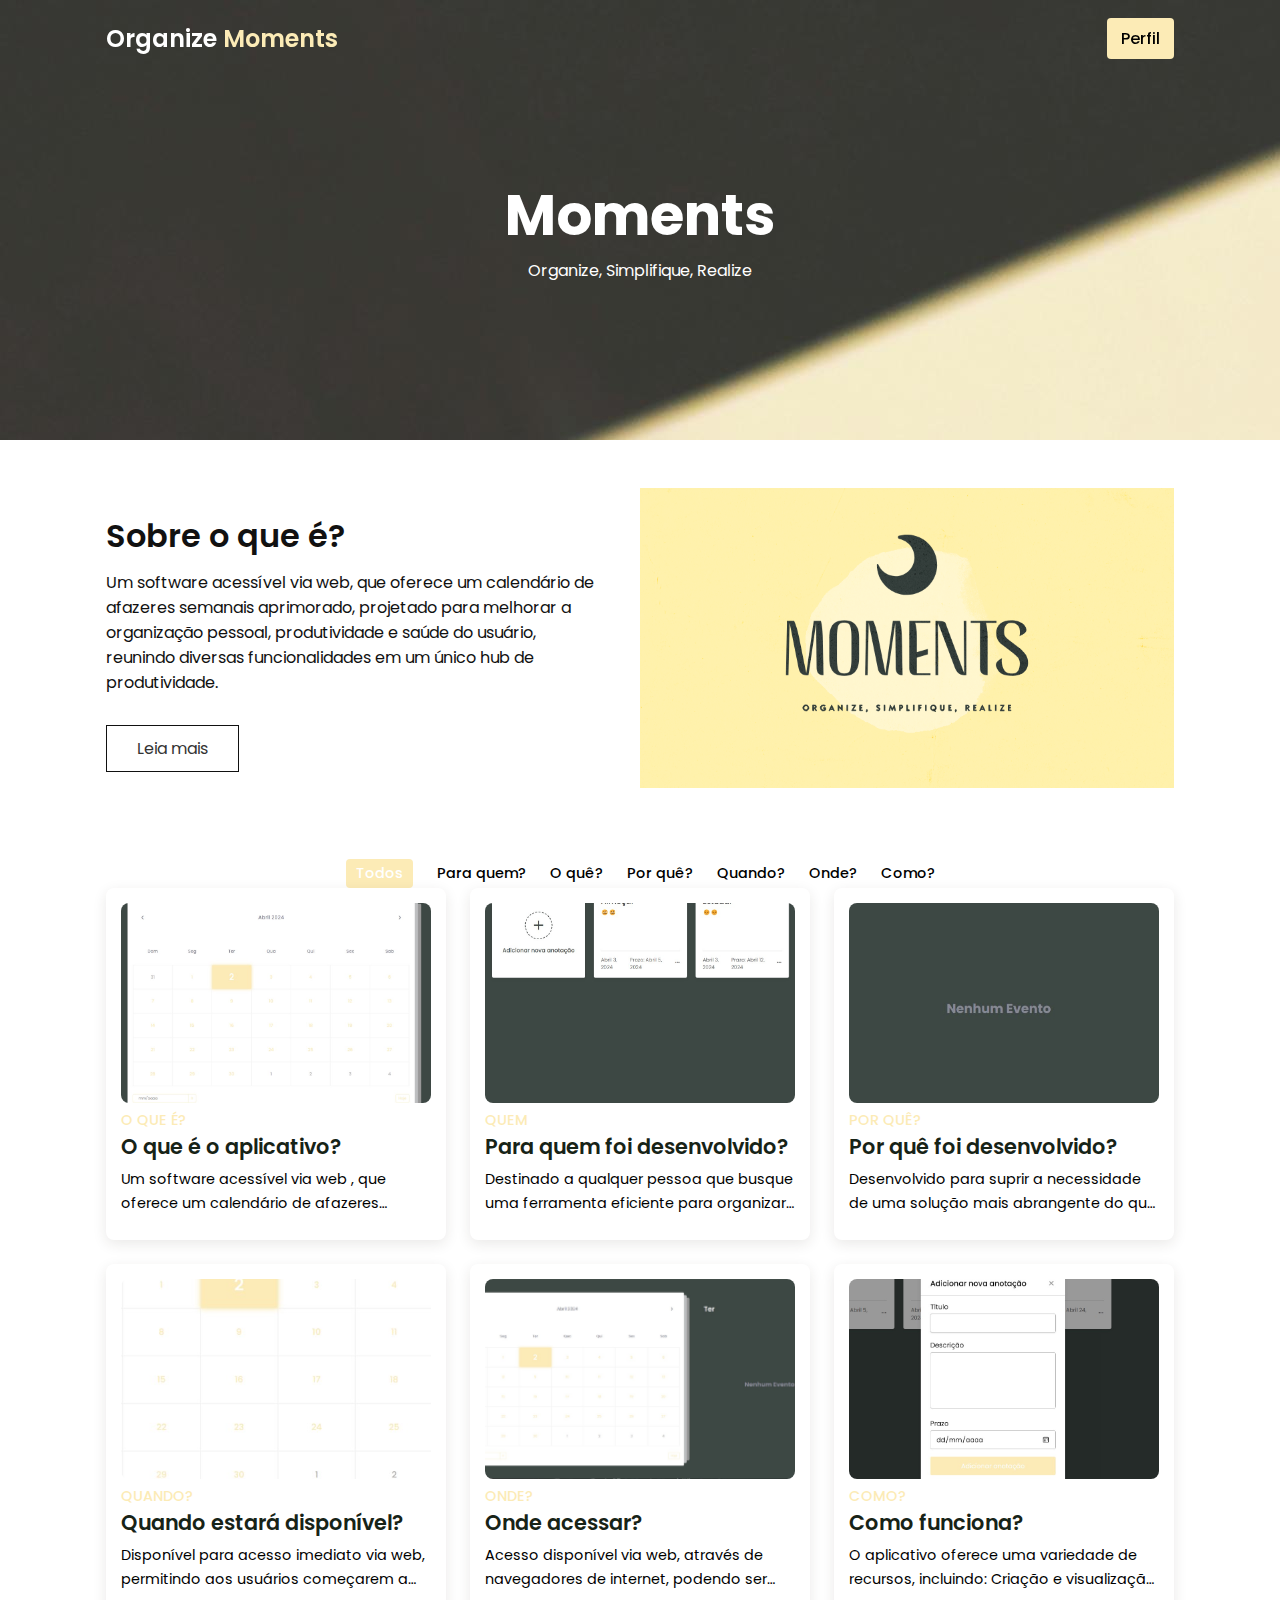
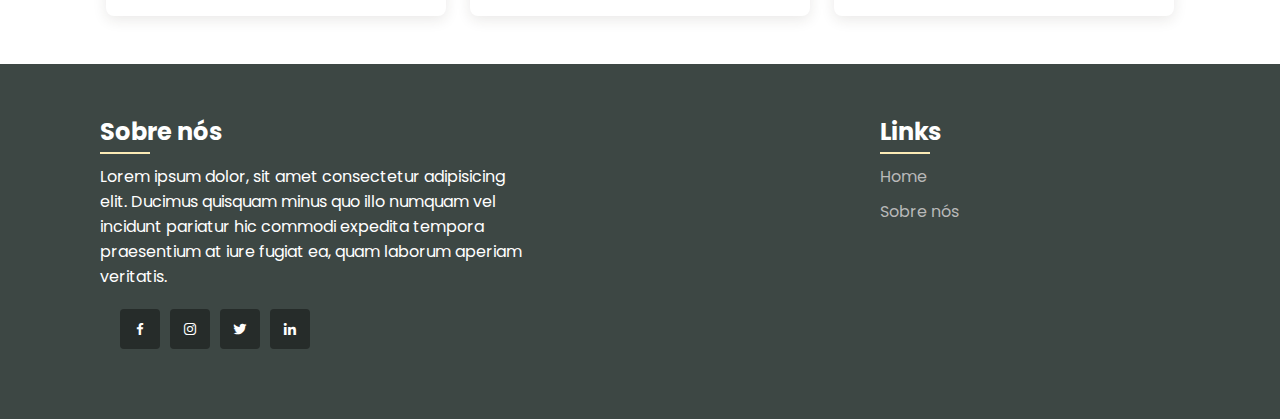
<file: index.html>
<!DOCTYPE html>
<html lang="en">
<head>
    <meta charset="UTF-8">
    <meta http-equiv="X-UA-Compatible" content="IE=edge">
    <meta name="viewport" content="width=device-width, initial-scale=1.0">
    <title>Home - Moments</title>
    <link href='https://unpkg.com/boxicons@2.1.4/css/boxicons.min.css' rel='stylesheet'>
    <link rel="stylesheet" href="home.css">
</head>
<body>
    <header>
        <div class="nav container">
            <a href="#" class="logo">Organize <span> Moments</span></a>
            <a class="login" href="/login.html">Perfil</a>
        </div>  
    </header>

    <section class="home" id="home">
        <div class="home-text container">
            <h2 class="home-title">Moments</h2>
            <span class="home-subtitle">Organize, Simplifique, Realize</span>
        </div>
    </section>

    <section class="about container" id="about">
        <div class="contentBx">
            <h2 class="titleText">Sobre o que é?</h2>
            <p class="title-text">
                Um software acessível via web, que oferece um calendário de afazeres semanais aprimorado, projetado para melhorar a organização pessoal, produtividade e saúde do usuário, reunindo diversas funcionalidades em um único hub de produtividade.
            </p>
            <a href="#" class="btn2">Leia mais</a>
        </div>
        <div class="imgBx">
            <img src="/images/Artboard_2.png" alt="" class="fitBg">
        </div>
    </section>

    <div class="post-filter container">
        <span class="filter-item active-filter" data-filter="all">Todos</span>
        <span class="filter-item" data-filter="quem">Para quem?</span>
        <span class="filter-item" data-filter="oque">O quê?</span>
        <span class="filter-item" data-filter="porque">Por quê?</span>
        <span class="filter-item" data-filter="quando">Quando?</span>
        <span class="filter-item" data-filter="onde">Onde?</span>
        <span class="filter-item" data-filter="como">Como?</span>
    </div>
    
    <div class="post container">
        <div class="post-box oque">
            <img src="images/oque.jpg" alt="" class="post-img">
            <h2 class="category">O que é?</h2>
            <a href="#" class="post-title">O que é o aplicativo?</a>
            <p class="post-description">Um software acessível via web , que oferece um calendário de afazeres semanais aprimorado, projetado para melhorar a organização pessoal, produtividade e saúde do usuário, reunindo diversas funcionalidades em um único hub de produtividade. 
            </p>
        </div>
        <div class="post-box quem">
            <img src="images/quem.jpg" alt="" class="post-img">
            <h2 class="category">quem</h2>
            <a href="#" class="post-title">Para quem foi desenvolvido?</a>
            <p class="post-description">Destinado a qualquer pessoa que busque uma ferramenta eficiente para organizar suas tarefas semanais, priorizar seu bem-estar e otimizar seu tempo de forma saudável, sem a necessidade de baixar vários aplicativos para diferentes funções.  
            </p>
        </div>
        <div class="post-box porque">
            <img src="images/porque.jpg" alt="" class="post-img">
            <h2 class="category">Por quê?</h2>
            <a href="#" class="post-title">Por quê foi desenvolvido?</a>
            <p class="post-description">Desenvolvido para suprir a necessidade de uma solução mais abrangente do que os calendários de afazeres convencionais oferecem, integrando recursos adicionais para promover não apenas a produtividade, mas também o equilíbrio entre trabalho e saúde, tudo em um único aplicativo acessível em qualquer dispositivo. 
            </p>
        </div>
        <div class="post-box quando">
            <img src="images/quando.jpg" alt="" class="post-img">
            <h2 class="category">Quando?</h2>
            <a href="#" class="post-title">Quando estará disponível?</a>
            <p class="post-description">Disponível para acesso imediato via web, permitindo aos usuários começarem a organizar suas tarefas semanais e melhorarem sua produtividade desde o momento em que acessarem o aplicativo. 
            </p>
        </div>
        <div class="post-box onde">
            <img src="images/onde.jpg" alt="" class="post-img">
            <h2 class="category">Onde?</h2>
            <a href="#" class="post-title">Onde acessar?</a>
            <p class="post-description">Acesso disponível via web, através de navegadores de internet, podendo ser acessado a partir de smartphones e tablets, sem a necessidade de download em lojas de aplicativos.</p>
        </div>
        <div class="post-box como">
            <img src="images/como.jpg" alt="" class="post-img">
            <h2 class="category">Como?</h2>
            <a href="#" class="post-title">Como funciona?</a>
            <p class="post-description">O aplicativo oferece uma variedade de recursos, incluindo: 
                
                Criação e visualização de um calendário semanal detalhado, permitindo aos usuários agendar suas tarefas e compromissos de forma clara e organizada, incluindo também espaço para atividades de autocuidado e lazer. 
                
                Capacidade de adicionar notas personalizadas a cada tarefa, oferecendo espaço para detalhes adicionais, instruções ou lembretes, incluindo dicas de saúde e bem-estar. </p>
        </div>
        
    </div>

    <footer>
        <div class="footer-container">
            <div class="sec aboutus">
                <h2>Sobre nós</h2>
                <p>Lorem ipsum dolor, sit amet consectetur adipisicing elit. Ducimus quisquam minus quo illo numquam vel incidunt pariatur hic commodi expedita tempora praesentium at iure fugiat ea, quam laborum aperiam veritatis.</p>
                <ul class="sci">
                    <li><a href="#"><i class="bx bxl-facebook"></i></a></li>
                    <li><a href="#"><i class="bx bxl-instagram"></i></a></li>
                    <li><a href="#"><i class="bx bxl-twitter"></i></a></li>
                    <li><a href="#"><i class="bx bxl-linkedin"></i></a></li>
                </ul>
            </div>
            <div class="sec quicklinks">
                <h2>Links</h2>
                <ul>
                    <li><a href="#">Home</a></li>
                    <li><a href="https://trello.com/b/p4j0c2lh/aplicativo">Sobre nós</a></li>
                </ul>
        </div>
    </footer>

    <script src="https://cdnjs.cloudflare.com/ajax/libs/jquery/3.6.1/jquery.min.js" integrity="sha512-aVKKRRi/Q/YV+4mjoKBsE4x3H+BkegoM/em46NNlCqNTmUYADjBbeNefNxYV7giUp0VxICtqdrbqU7iVaeZNXA==" crossorigin="anonymous" referrerpolicy="no-referrer"></script>
    <script src="/HOME/home.js"></script>
</body>
</html>
</file>
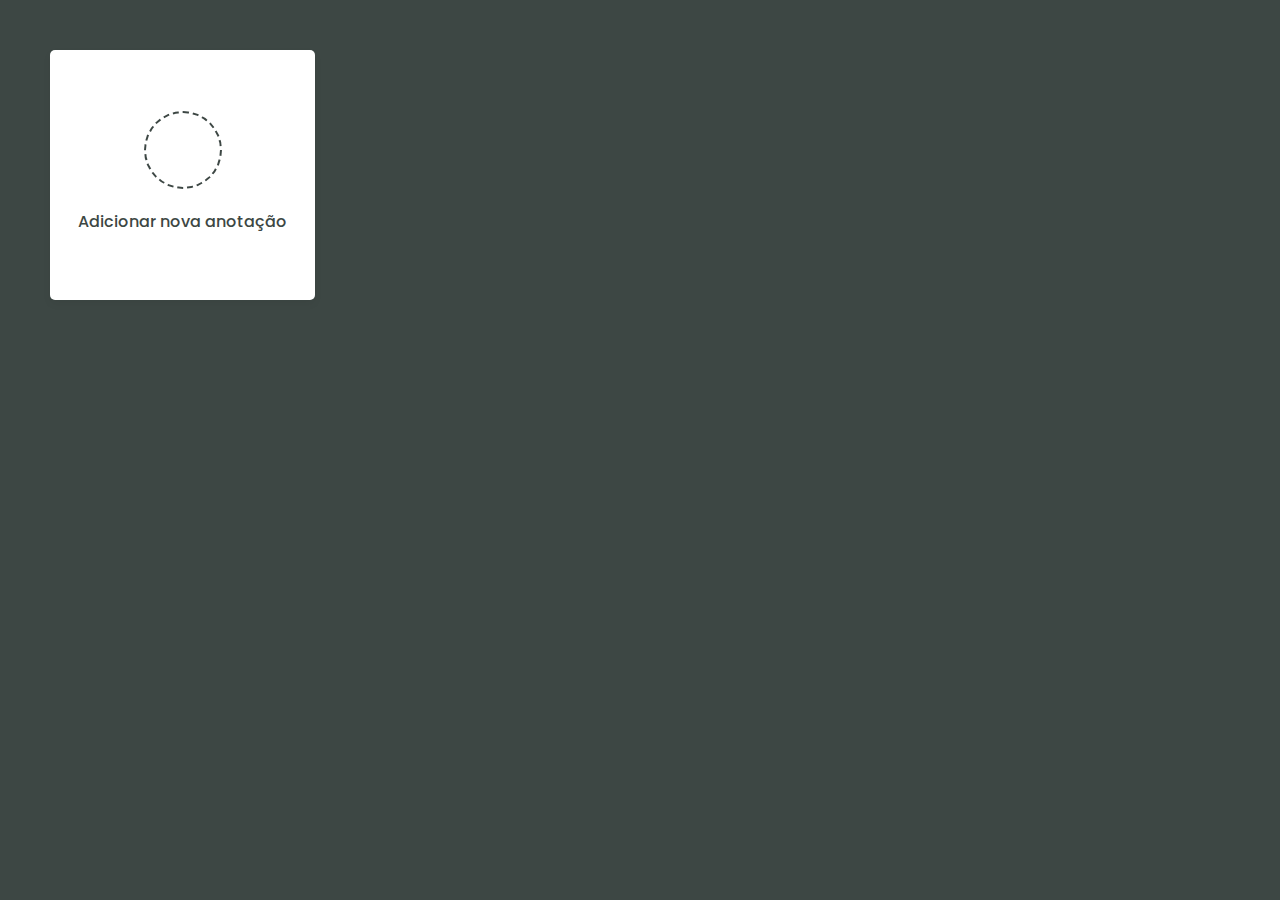
<file: notes.html>
<!DOCTYPE html>
<html lang="pt-BR" dir="ltr">
<head>
  <meta charset="utf-8">  
  <title>Anotações - Moments</title>
  <link rel="stylesheet" href="notes.css">
  <meta name="viewport" content="width=device-width, initial-scale=1.0">
  <link rel="stylesheet" href="https://unicons.iconscout.com/release/v4.0.0/css/line.css">
</head>
<body>
  <div class="popup-box">
    <div class="popup">
      <div class="content">
        <header>
          <p></p>
          <i class="uil uil-times"></i>
        </header>
        <form action="#">
          <div class="row title">
            <label>Título</label>
            <input type="text" spellcheck="false">
          </div>
          <div class="row description">
            <label>Descrição</label>
            <textarea spellcheck="false"></textarea>
          </div>
          <div class="row deadline">
            <label>Prazo</label>
            <input type="date">
          </div>
          <button></button>
        </form>
      </div>
    </div>
  </div>
  <div class="wrapper">
    <li class="add-box">
      <div class="icon"><i class="uil uil-plus"></i></div>
      <p>Adicionar nova anotação</p>
    </li>
  </div>

  <script src="notes.js"></script>

</body>
</html>
</file>
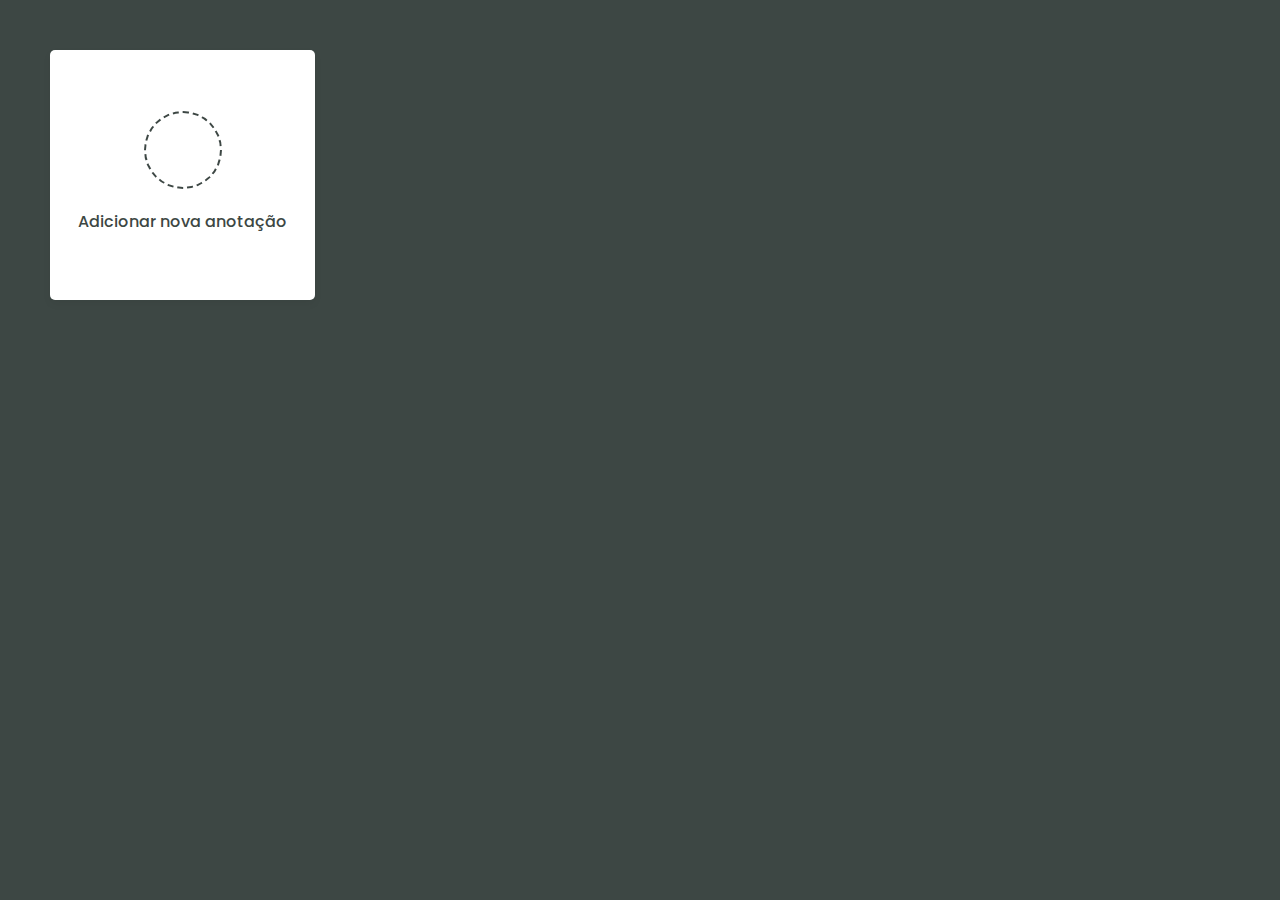
<file: NOTES/notes.html>
<!DOCTYPE html>
<html lang="pt-BR" dir="ltr">
<head>
  <meta charset="utf-8">  
  <title>Anotações - Moments</title>
  <link rel="stylesheet" href="/NOTES/notes.css">
  <meta name="viewport" content="width=device-width, initial-scale=1.0">
  <link rel="stylesheet" href="https://unicons.iconscout.com/release/v4.0.0/css/line.css">
</head>
<body>
  <div class="popup-box">
    <div class="popup">
      <div class="content">
        <header>
          <p></p>
          <i class="uil uil-times"></i>
        </header>
        <form action="#">
          <div class="row title">
            <label>Título</label>
            <input type="text" spellcheck="false">
          </div>
          <div class="row description">
            <label>Descrição</label>
            <textarea spellcheck="false"></textarea>
          </div>
          <div class="row deadline">
            <label>Prazo</label>
            <input type="date">
          </div>
          <button></button>
        </form>
      </div>
    </div>
  </div>
  <div class="wrapper">
    <li class="add-box">
      <div class="icon"><i class="uil uil-plus"></i></div>
      <p>Adicionar nova anotação</p>
    </li>
  </div>

  <script src="/NOTES/notes.js"></script>

</body>
</html>
</file>
<file: home.css>
@import url('https://fonts.googleapis.com/css2?family=Poppins:ital,wght@0,600;0,700;1,400&display=swap');
*{
    font-family: 'Poppins', sans-serif;
    margin: 0;
    padding: 0;
    scroll-behavior: smooth;
    scroll-padding-top: 2rem;
    box-sizing: border-box;
}

:root{
    --container-color: #1a1e21;
    --second-color: #FCEBB6;
    --text-color: #172317;
    --bg-color: #fff;
}

::selection{
    color: var(--bg-color);
    background: var(--second-color);
}

a{
    text-decoration: none;
}

li{
    list-style: none;
}

img{
    width: 100%;
}

section{
    padding: 3rem 0 2rem;
}

.container{
    max-width: 1068px;
    margin: auto;
    width: 100%;
}

a{
    color: #fff;
}

header{
    position: fixed;
    top: 0;
    left: 0;
    width: 100%;
    z-index: 200;
}

header.shadow{
    background: var(--bg-color);
    box-shadow: 0 1px 4px hsl(0 4% 14% / 10%);
    transition: .5s;
}

header.shadow .logo{
    color: var(--text-color);
}

.nav{
    display: flex;
    align-items: center;
    justify-content: space-between;
    padding: 18px 0;
}

.logo{
    font-size: 1.5rem;
    font-weight: 600;
    color: var(--bg-color);
}

.logo span{
    color: var(--second-color);
}

.login{
    padding: 8px 14px;
    font-weight: 500;
    border-radius: 4px;
    background: var(--second-color);
    color: black;
}

.login:hover{
    background: #eed074;
    transition: .5s;
}

.home{
    width: 100%;
    min-height: 440px;
    background: url("/images/pexels-breakingpic-3243.jpg");
    background-position-x: 25%;
    background-position-y: top;
    display: grid;
    justify-content: center;
    align-items: center;
}

.home-text{
    color: var(--bg-color);
    text-align: center;
}

.home-title{
    font-size: 3.5rem;
}

.home-subtitle{
    font-size: 1rem;
    font-weight: 400;
}

.about{
    position: relative;
    width: 100%;
    display: flex !important;
    justify-content: center;
    align-items: center;
}

.about .contentBx{
    max-width: 50%;
    width: 50%;
    text-align: left;
    padding-right: 40px;
}

.titleText{
    font-weight: 600;
    color: #111;
    font-size: 2rem;
    margin-bottom: 10px;
}

.title-text{
    color: #111;
    font-size: 1em;
}

.about .imgBx{
    position: relative;
    min-width: 50%;
    width: 50%;
}

.btn2{
    position: relative;
    display: inline-block;
    margin-top: 30px;
    padding: 10px 30px;
    background: #fff;
    border: .8px solid #111;
    color: #333;
    text-decoration: none;
    transition: 0.5s;
}

.btn2:hover{
    background-color: var(--second-color);
    border: none;
    color: #fff;
}

.post-filter{
    display: flex;
    justify-content: center;
    align-items: center;
    column-gap: 1.5rem;
    margin-top: 2rem !important;
}

.filter-item{
    font-size: 0.9rem;
    font-weight: 500;
    cursor: pointer;
}

.active-filter{
    background: var(--second-color);
    color: var(--bg-color);
    padding: 4px 10px;
    border-radius: 4px;
}

.post{
    display: grid;
    grid-template-columns: repeat(auto-fit, minmax(280px, auto));
    justify-content: center;
    gap: 1.5rem;
}

.post-box{
    background: var(--bg-color);
    box-shadow: 0 4px 14px hsl(35deg 25% 15% / 10%);
    padding: 15px;
    border-radius: 0.5rem;
}

.post-img{
    width: 100%;
    height: 200px;
    object-fit: cover;
    object-position: center;
    border-radius: 0.5rem;
}

.category{
    font-size: 0.9rem;
    font-weight: 500;
    text-transform: uppercase;
    color: var(--second-color);
}

.post-title{
    font-size: 1.3rem;
    font-weight: 600;
    color: var(--text-color);
    display: -webkit-box;
    -webkit-line-clamp: 2;
    -webkit-box-orient: vertical;
    overflow: hidden;
}

.post-date{
    display: flex;
    font-size: 0.875rem;
    text-transform: uppercase;
    margin-top: 4px;
    font-weight: 400;
}

.post-description{
    font-size: 0.9rem;
    line-height: 1.5rem;
    margin: 5px 0 10px;
    display: -webkit-box;
    -webkit-line-clamp: 2;
    -webkit-box-orient: vertical;
    overflow: hidden;
}

.profile{
    display: flex;
    align-items: center;
    gap: 10px;
}

.profile-img{
    width: 35px;
    height: 35px;
    border-radius: 50%;
    object-fit: cover;
    object-position: center;
    border: 2px solid var(--second-color);
}

.profile-name{
    font-size: .8rem;
    font-weight: 500;
}

footer{
    position: relative;
    width: 100%;
    height: auto;
    padding: 50px 100px;
    margin-top: 3rem;
    background: #3d4744;
    display: flex;
    font-family: sans-serif;
    justify-content: space-between;
}

.footer-container{
    display: flex;
    justify-content: space-between;
    flex-wrap: wrap;
    flex-direction: row;
}

.footer-container .sec{
    margin-right: 30px;
}

.footer-container .sec.aboutus{
    width: 40%;
}

.footer-container h2{
    position: relative;
    color: #fff;
    margin-bottom: 15px;
}

.footer-container h2::before{
    content: '';
    position: absolute;
    bottom: -5px;
    left: 0;
    width: 50px;
    height: 2px;
    background: #FCEBB6;
}

footer p{
    color: #fff;
}

.sci{
    margin: 20px;
    display: flex;
}

.sci li{
    list-style: none;
}

.sci li a{
    display: inline-block;
    width: 40px;
    height: 40px;
    background: #262c2a;
    display: flex;
    justify-content: center;
    align-items: center;
    margin-right: 10px;
    text-decoration: none;
    border-radius: 4px;
    transition: .5s;
}

.sci li a:hover{
    background: #FCEBB6;
}

.sci i a .bx{
    color: #fff;
    font-size: 20px;
}

.quicklinks{
    position: relative;
    width: 25%;
}

.quicklinks ul li{
    list-style: none;
}

.quicklinks ul li a{
    color: #b9b9b9;
    text-decoration: none;
    margin-bottom: 10px;
    display: inline-block;
    transition: .3s;
}

.quicklinks ul li a:hover{
    color: #fff;
}

.footer-container .contactBx{
    width: calc(35% - 60px);
    margin-right: 0 !important;
}

.contactBx .info{
    position: relative;
}

.contactBx .info li{
    display: flex !important;
    margin-bottom: 16px;
}

.contactBx .info li span:nth-child(1){
    color: #fff;
    font-size: 20px;
    margin-right: 10px;
}

.contactBx .info li span{
    color: #999;
}

.contactBx .info li a{
    color: #999;
    text-decoration: none;
    transition: .5s;
}

.contactBx .info li a:hover{
    color: #fff;
}

@media (max-width: 1060px){
    .container{
        margin: 0 auto;
        width: 95%;
    }

    .home-text{
        width: 100%
    }
}

@media (max-width: 768px){
    .nav{
        padding: 10px 0;
    }

    section{
        padding: 2rem 0 !important;
    }

    .header-content{
        margin-top: 3rem !important;
    }

    .home{
        min-height: 380px;
    }

    .home-title{
        font-size: 3rem;
    }

    .header-title{
        font-size: 2rem;
    }

    .header-img{
        height: 370px;
    }

    .about{
        flex-direction: column;
    }

    .about .contentBx{
        min-width: 100%;
        width: 100%;
        text-align: center;
        padding-right: 0px;
    }

    .about .contentBx,
    .about .imgBx{
        min-width: 100%;
        width: 100%;
        padding-right: 0px;
        text-align: center;
    }

    .about .imgBx{
        min-height: 250px;
    }

    .btn2{
        margin-bottom: 30px;
    }

    .post-header{
        height: 435px;
    }

    .post-header{
        margin-top: 9rem !important;
    }
}

@media (max-width: 570px){
    .post-header{
        height: 390px;
    }

    .header-title{
        width: 100%;
    }

    .header-img{
        height: 340px;
    }
}

@media (max-width: 396px){
    .home-title{
        font-size: 2rem;
    }

    .home-subtitle{
        font-size: 0.9rem;
    }

    .home{
        min-height: 300px;
    }

    .post-box{
        padding: 10px;
    }

    .header-title{
        font-size: 1.4rem;
    }

    .header-img{
        height: 240px;
    }

    .post-header{
        height: 335px;
    }

    .header-img{
        height: 340px;
    }
}

@media (max-width: 991px){
    footer{
        padding: 40px;
        font-size: 20px;
    }

    footer .footer-container{
        flex-direction: column;
    }

    footer .footer-container .sec{
        margin-right: 0;
        margin-bottom: 40px;
    }

    footer .footer-container .sec.aboutus{
        width: 100% !important;
    }

    footer .footer-container .quicklinks{
        width: 100%;
    }
}
</file>
<file: notes.css>
@import url('https://fonts.googleapis.com/css2?family=Poppins:wght@400;500;600;700&display=swap');
* {
    margin: 0;
    padding: 0;
    box-sizing: border-box;
    font-family: 'Poppins', sans-serif;
}

body {
    background: #3d4744;
}

::selection {
    color: #fff;
    background: #FCEBB6;
}

.wrapper {
    margin: 50px;
    display: grid;
    gap: 25px;
    grid-template-columns: repeat(auto-fill, 265px);
}

.wrapper li {
    height: 250px;
    list-style: none;
    border-radius: 5px;
    padding: 15px 20px 20px;
    background: #fff;
    box-shadow: 0 4px 8px rgba(0, 0, 0, 0.05);
}

.add-box,
.icon,
.bottom-content,
.popup,
header,
.settings .menu li {
    display: flex;
    align-items: center;
    justify-content: space-between;
}

.add-box {
    cursor: pointer;
    flex-direction: column;
    justify-content: center;
}

.add-box .icon {
    height: 78px;
    width: 78px;
    color: #3d4744;
    font-size: 40px;
    border-radius: 50%;
    justify-content: center;
    border: 2px dashed #3d4744;
}

.add-box p {
    color: #3d4744;
    font-weight: 500;
    margin-top: 20px;
}

.note {
    display: flex;
    flex-direction: column;
    justify-content: space-between;
}

.note .details {
    max-height: 165px;
    overflow-y: auto;
}

.note .details::-webkit-scrollbar,
.popup textarea::-webkit-scrollbar {
    width: 0;
}

.note .details:hover::-webkit-scrollbar,
.popup textarea:hover::-webkit-scrollbar {
    width: 5px;
}

.note .details:hover::-webkit-scrollbar-track,
.popup textarea:hover::-webkit-scrollbar-track {
    background: #f1f1f1;
    border-radius: 25px;
}

.note .details:hover::-webkit-scrollbar-thumb,
.popup textarea:hover::-webkit-scrollbar-thumb {
    background: #e6e6e6;
    border-radius: 25px;
}

.note p {
    font-size: 22px;
    font-weight: 500;
}

.note span {
    display: block;
    color: #575757;
    font-size: 16px;
    margin-top: 5px;
}

.note .bottom-content {
    padding-top: 10px;
    border-top: 1px solid #ccc;
}

.bottom-content span {
    color: #6D6D6D;
    font-size: 14px;
}

.bottom-content .settings {
    position: relative;
}

.bottom-content .settings i {
    color: #6D6D6D;
    cursor: pointer;
    font-size: 15px;
}

.settings .menu {
    z-index: 1;
    bottom: 0;
    right: -5px;
    padding: 5px 0;
    background: #fff;
    position: absolute;
    border-radius: 4px;
    transform: scale(0);
    transform-origin: bottom right;
    box-shadow: 0 0 6px rgba(0, 0, 0, 0.15);
    transition: transform 0.2s ease;
}

.settings.show .menu {
    transform: scale(1);
}

.settings .menu li {
    height: 25px;
    font-size: 16px;
    margin-bottom: 2px;
    padding: 17px 15px;
    cursor: pointer;
    box-shadow: none;
    border-radius: 0;
    justify-content: flex-start;
}

.menu li:last-child {
    margin-bottom: 0;
}

.menu li:hover {
    background: #f5f5f5;
}

.menu li i {
    padding-right: 8px;
}

.popup-box {
    position: fixed;
    top: 0;
    left: 0;
    z-index: 2;
    height: 100%;
    width: 100%;
    background: rgba(0, 0, 0, 0.4);
}

.popup-box .popup {
    position: absolute;
    top: 50%;
    left: 50%;
    z-index: 3;
    width: 100%;
    max-width: 400px;
    justify-content: center;
    transform: translate(-50%, -50%) scale(0.95);
}

.popup-box,
.popup {
    opacity: 0;
    pointer-events: none;
    transition: all 0.25s ease;
}

.popup-box.show,
.popup-box.show .popup {
    opacity: 1;
    pointer-events: auto;
}

.popup-box.show .popup {
    transform: translate(-50%, -50%) scale(1);
}

.popup .content {
    border-radius: 5px;
    background: #fff;
    width: calc(100% - 15px);
    box-shadow: 0 0 15px rgba(0, 0, 0, 0.1);
}

.content header {
    padding: 15px 25px;
    border-bottom: 1px solid #ccc;
}

.content header p {
    font-size: 20px;
    font-weight: 500;
}

.content header i {
    color: #8b8989;
    cursor: pointer;
    font-size: 23px;
}

.content form {
    margin: 15px 25px 35px;
}

.content form .row {
    margin-bottom: 20px;
}

form .row label {
    font-size: 18px;
    display: block;
    margin-bottom: 6px;
}

form :where(input, textarea) {
    height: 50px;
    width: 100%;
    outline: none;
    font-size: 17px;
    padding: 0 15px;
    border-radius: 4px;
    border: 1px solid #999;
}

form :where(input, textarea):focus {
    box-shadow: 0 2px 4px rgba(0, 0, 0, 0.11);
}

form .row textarea {
    height: 150px;
    resize: none;
    padding: 8px 15px;
}

form .row.deadline label {
    font-size: 18px;
    display: block;
    margin-bottom: 6px;
}

form .row.deadline input[type="date"] {
    height: 50px;
    width: 100%;
    outline: none;
    padding: 0 15px;
    border-radius: 4px;
    border: 1px solid #999;
}

form button {
    width: 100%;
    height: 50px;
    color: #fff;
    outline: none;
    border: none;
    cursor: pointer;
    font-size: 17px;
    border-radius: 4px;
    background: #FCEBB6;
}

@media (max-width: 660px) {
    .wrapper {
        margin: 15px;
        gap: 15px;
        grid-template-columns: repeat(auto-fill, 100%);
    }

    .popup-box .popup {
        max-width: calc(100% - 15px);
    }

    .bottom-content .settings i {
        font-size: 17px;
    }
}
</file>
<file: NOTES/notes.css>
@import url('https://fonts.googleapis.com/css2?family=Poppins:wght@400;500;600;700&display=swap');
* {
    margin: 0;
    padding: 0;
    box-sizing: border-box;
    font-family: 'Poppins', sans-serif;
}

body {
    background: #3d4744;
}

::selection {
    color: #fff;
    background: #FCEBB6;
}

.wrapper {
    margin: 50px;
    display: grid;
    gap: 25px;
    grid-template-columns: repeat(auto-fill, 265px);
}

.wrapper li {
    height: 250px;
    list-style: none;
    border-radius: 5px;
    padding: 15px 20px 20px;
    background: #fff;
    box-shadow: 0 4px 8px rgba(0, 0, 0, 0.05);
}

.add-box,
.icon,
.bottom-content,
.popup,
header,
.settings .menu li {
    display: flex;
    align-items: center;
    justify-content: space-between;
}

.add-box {
    cursor: pointer;
    flex-direction: column;
    justify-content: center;
}

.add-box .icon {
    height: 78px;
    width: 78px;
    color: #3d4744;
    font-size: 40px;
    border-radius: 50%;
    justify-content: center;
    border: 2px dashed #3d4744;
}

.add-box p {
    color: #3d4744;
    font-weight: 500;
    margin-top: 20px;
}

.note {
    display: flex;
    flex-direction: column;
    justify-content: space-between;
}

.note .details {
    max-height: 165px;
    overflow-y: auto;
}

.note .details::-webkit-scrollbar,
.popup textarea::-webkit-scrollbar {
    width: 0;
}

.note .details:hover::-webkit-scrollbar,
.popup textarea:hover::-webkit-scrollbar {
    width: 5px;
}

.note .details:hover::-webkit-scrollbar-track,
.popup textarea:hover::-webkit-scrollbar-track {
    background: #f1f1f1;
    border-radius: 25px;
}

.note .details:hover::-webkit-scrollbar-thumb,
.popup textarea:hover::-webkit-scrollbar-thumb {
    background: #e6e6e6;
    border-radius: 25px;
}

.note p {
    font-size: 22px;
    font-weight: 500;
}

.note span {
    display: block;
    color: #575757;
    font-size: 16px;
    margin-top: 5px;
}

.note .bottom-content {
    padding-top: 10px;
    border-top: 1px solid #ccc;
}

.bottom-content span {
    color: #6D6D6D;
    font-size: 14px;
}

.bottom-content .settings {
    position: relative;
}

.bottom-content .settings i {
    color: #6D6D6D;
    cursor: pointer;
    font-size: 15px;
}

.settings .menu {
    z-index: 1;
    bottom: 0;
    right: -5px;
    padding: 5px 0;
    background: #fff;
    position: absolute;
    border-radius: 4px;
    transform: scale(0);
    transform-origin: bottom right;
    box-shadow: 0 0 6px rgba(0, 0, 0, 0.15);
    transition: transform 0.2s ease;
}

.settings.show .menu {
    transform: scale(1);
}

.settings .menu li {
    height: 25px;
    font-size: 16px;
    margin-bottom: 2px;
    padding: 17px 15px;
    cursor: pointer;
    box-shadow: none;
    border-radius: 0;
    justify-content: flex-start;
}

.menu li:last-child {
    margin-bottom: 0;
}

.menu li:hover {
    background: #f5f5f5;
}

.menu li i {
    padding-right: 8px;
}

.popup-box {
    position: fixed;
    top: 0;
    left: 0;
    z-index: 2;
    height: 100%;
    width: 100%;
    background: rgba(0, 0, 0, 0.4);
}

.popup-box .popup {
    position: absolute;
    top: 50%;
    left: 50%;
    z-index: 3;
    width: 100%;
    max-width: 400px;
    justify-content: center;
    transform: translate(-50%, -50%) scale(0.95);
}

.popup-box,
.popup {
    opacity: 0;
    pointer-events: none;
    transition: all 0.25s ease;
}

.popup-box.show,
.popup-box.show .popup {
    opacity: 1;
    pointer-events: auto;
}

.popup-box.show .popup {
    transform: translate(-50%, -50%) scale(1);
}

.popup .content {
    border-radius: 5px;
    background: #fff;
    width: calc(100% - 15px);
    box-shadow: 0 0 15px rgba(0, 0, 0, 0.1);
}

.content header {
    padding: 15px 25px;
    border-bottom: 1px solid #ccc;
}

.content header p {
    font-size: 20px;
    font-weight: 500;
}

.content header i {
    color: #8b8989;
    cursor: pointer;
    font-size: 23px;
}

.content form {
    margin: 15px 25px 35px;
}

.content form .row {
    margin-bottom: 20px;
}

form .row label {
    font-size: 18px;
    display: block;
    margin-bottom: 6px;
}

form :where(input, textarea) {
    height: 50px;
    width: 100%;
    outline: none;
    font-size: 17px;
    padding: 0 15px;
    border-radius: 4px;
    border: 1px solid #999;
}

form :where(input, textarea):focus {
    box-shadow: 0 2px 4px rgba(0, 0, 0, 0.11);
}

form .row textarea {
    height: 150px;
    resize: none;
    padding: 8px 15px;
}

form .row.deadline label {
    font-size: 18px;
    display: block;
    margin-bottom: 6px;
}

form .row.deadline input[type="date"] {
    height: 50px;
    width: 100%;
    outline: none;
    padding: 0 15px;
    border-radius: 4px;
    border: 1px solid #999;
}

form button {
    width: 100%;
    height: 50px;
    color: #fff;
    outline: none;
    border: none;
    cursor: pointer;
    font-size: 17px;
    border-radius: 4px;
    background: #FCEBB6;
}

@media (max-width: 660px) {
    .wrapper {
        margin: 15px;
        gap: 15px;
        grid-template-columns: repeat(auto-fill, 100%);
    }

    .popup-box .popup {
        max-width: calc(100% - 15px);
    }

    .bottom-content .settings i {
        font-size: 17px;
    }
}
</file>
